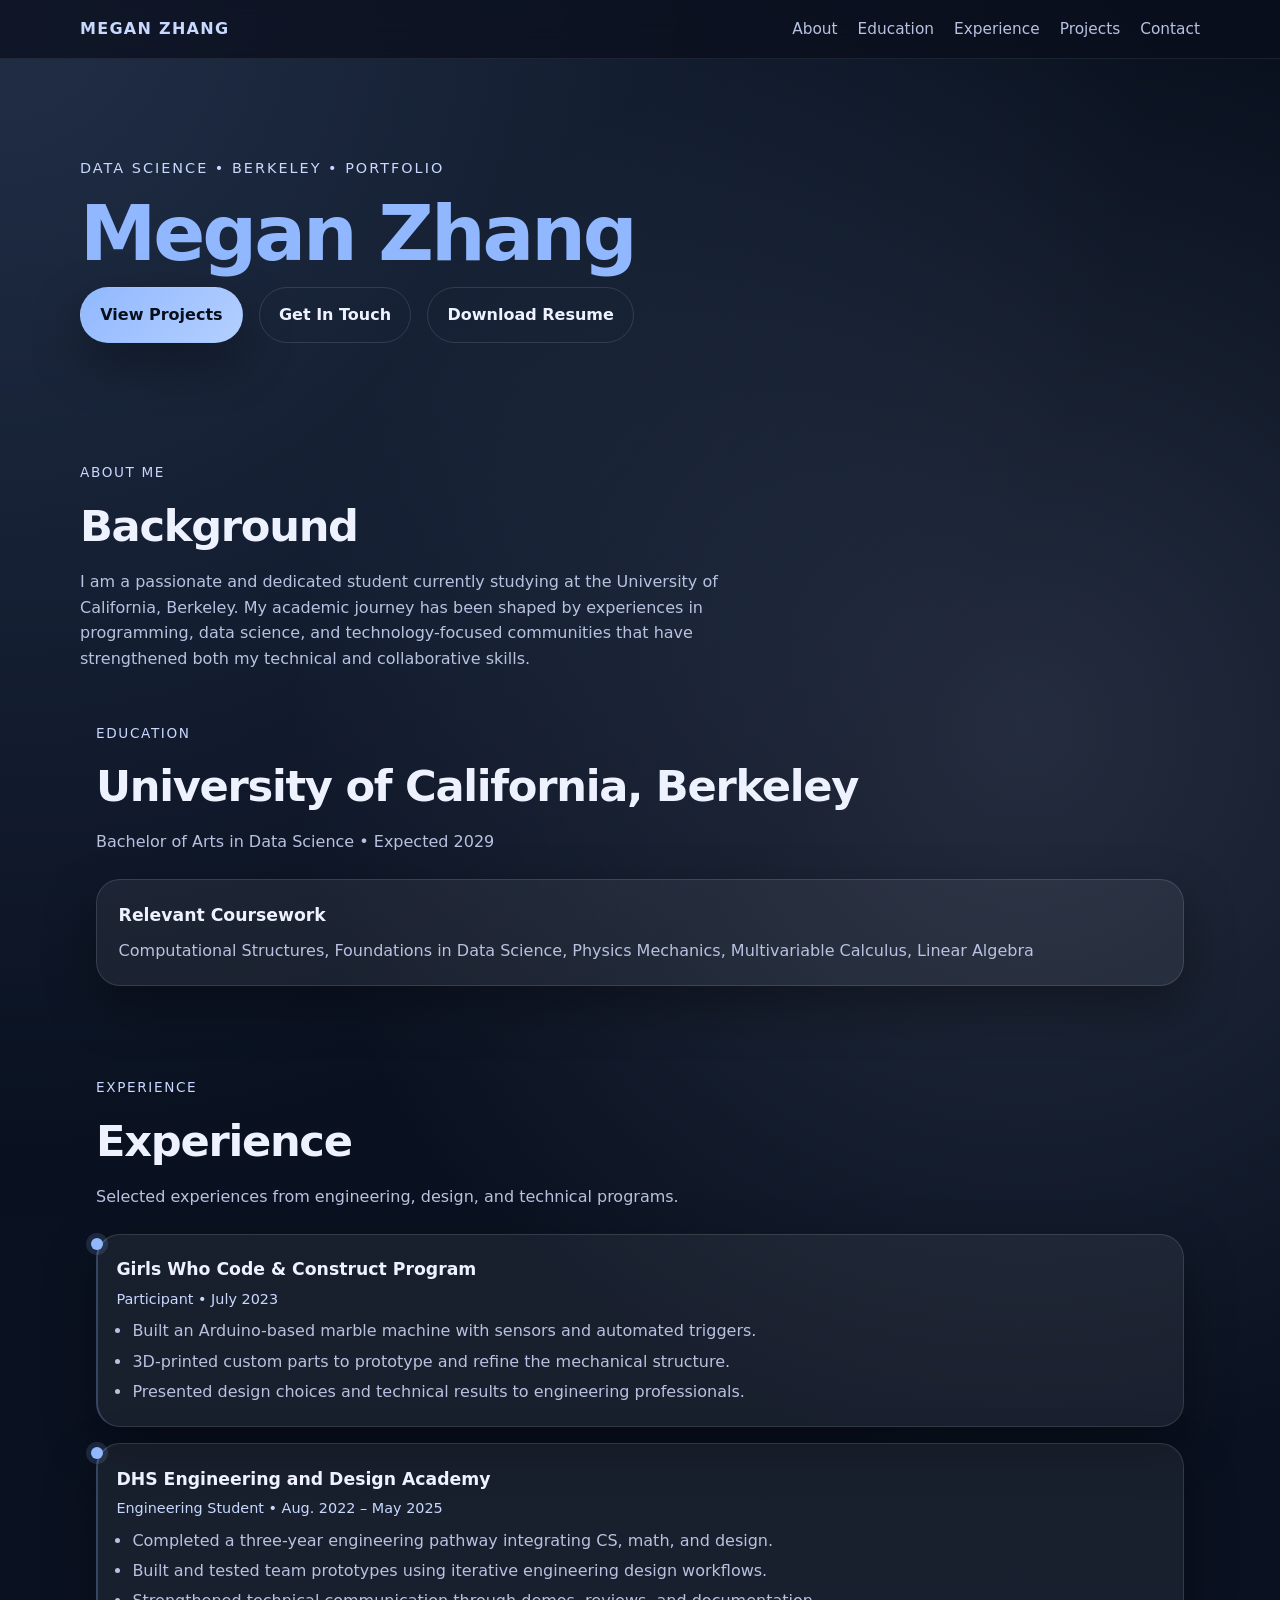
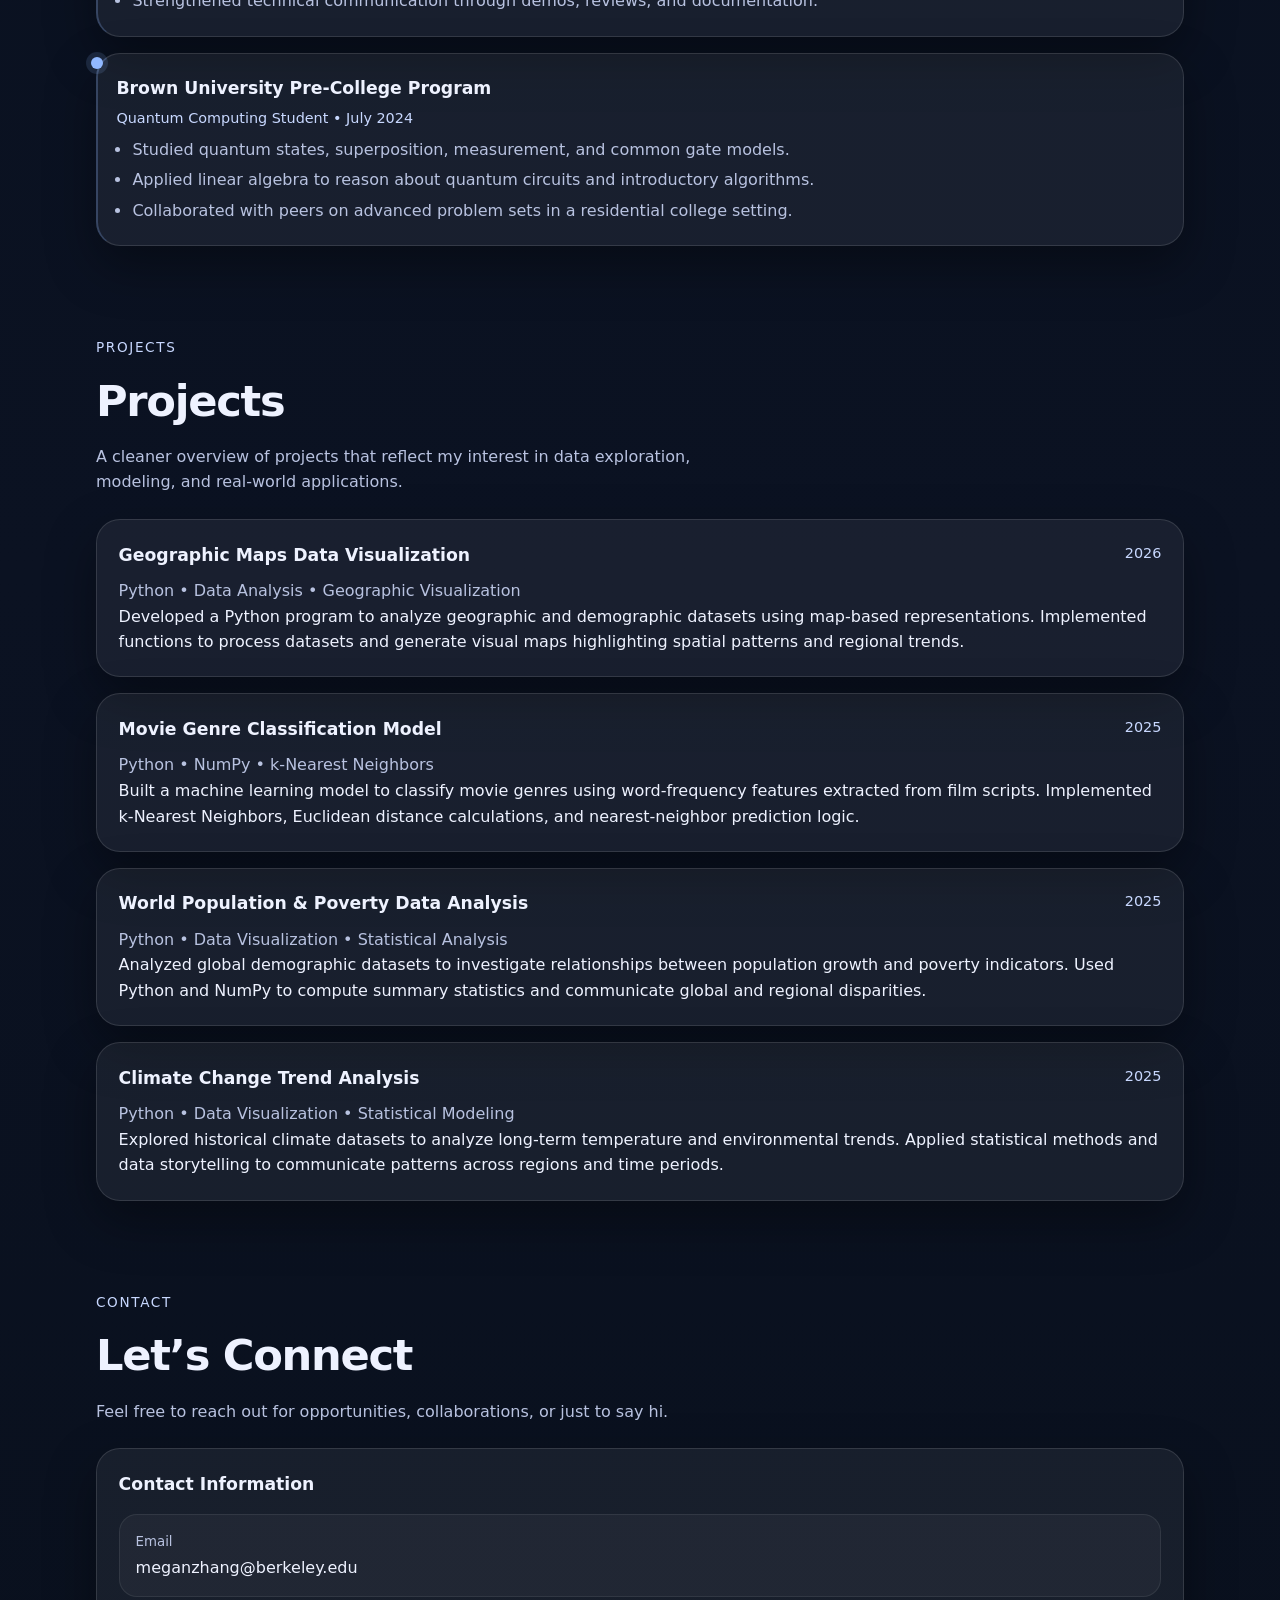
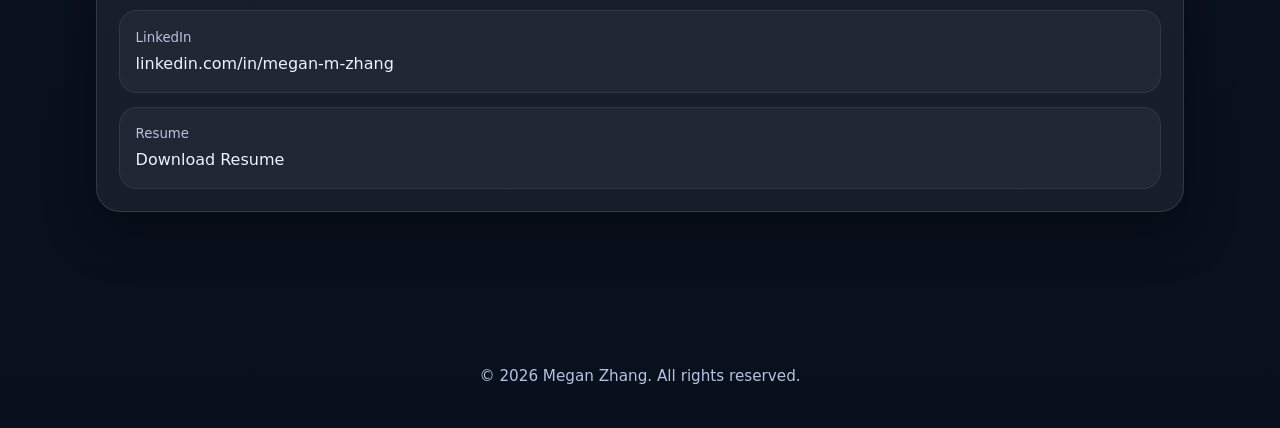
<file: index.html>
<!DOCTYPE html>
<html lang="en">
<head>
  <meta charset="UTF-8" />
  <meta name="viewport" content="width=device-width, initial-scale=1.0" />
  <title>Megan Zhang | Portfolio</title>
  <style>
    :root {
      --bg: #0a0f1c;
      --bg-soft: #10182b;
      --card: rgba(255, 255, 255, 0.06);
      --border: rgba(255, 255, 255, 0.12);
      --text: #eef2ff;
      --muted: #b8c2e0;
      --accent: #91b8ff;
      --accent-2: #c8d8ff;
      --shadow: 0 20px 50px rgba(0, 0, 0, 0.35);
      --max: 1120px;
    }

    * {
      box-sizing: border-box;
      margin: 0;
      padding: 0;
    }

    html {
      scroll-behavior: smooth;
    }

    body {
      font-family: Inter, ui-sans-serif, system-ui, -apple-system, BlinkMacSystemFont, "Segoe UI", sans-serif;
      background:
        radial-gradient(circle at top left, rgba(145, 184, 255, 0.18), transparent 30%),
        radial-gradient(circle at 80% 20%, rgba(200, 216, 255, 0.14), transparent 24%),
        linear-gradient(180deg, #08101e 0%, #0b1222 60%, #09101d 100%);
      color: var(--text);
      line-height: 1.6;
      min-height: 100vh;
    }

    a {
      color: inherit;
      text-decoration: none;
    }

    img {
      max-width: 100%;
      display: block;
    }

    .container {
      width: min(calc(100% - 2rem), var(--max));
      margin: 0 auto;
    }

    .nav {
      position: sticky;
      top: 0;
      z-index: 50;
      backdrop-filter: blur(16px);
      background: rgba(10, 15, 28, 0.72);
      border-bottom: 1px solid rgba(255,255,255,0.08);
    }

    .nav-inner {
      display: flex;
      align-items: center;
      justify-content: space-between;
      padding: 1rem 0;
    }

    .brand {
      font-size: 1rem;
      font-weight: 700;
      letter-spacing: 0.08em;
      text-transform: uppercase;
      color: var(--accent-2);
    }

    .nav-links {
      display: flex;
      gap: 1.25rem;
      flex-wrap: wrap;
    }

    .nav-links a {
      color: var(--muted);
      font-size: 0.96rem;
      transition: color 0.2s ease;
    }

    .nav-links a:hover {
      color: var(--text);
    }

    .hero {
      padding: 6rem 0 4rem;
    }

    .hero-grid {
      display: grid;
      grid-template-columns: 1.2fr 0.8fr;
      gap: 2rem;
      align-items: center;
    }

    .eyebrow {
      display: inline-block;
      color: var(--accent-2);
      font-size: 0.9rem;
      letter-spacing: 0.14em;
      text-transform: uppercase;
      margin-bottom: 1rem;
    }

    .hero h1 {
      font-size: clamp(2.7rem, 6vw, 5rem);
      line-height: 0.98;
      letter-spacing: -0.04em;
      margin-bottom: 1rem;
    }

    .hero h1 span {
      color: var(--accent);
    }

    .hero p {
      max-width: 40rem;
      color: var(--muted);
      font-size: 1.05rem;
      margin-bottom: 1.75rem;
    }

    .hero-actions {
      display: flex;
      gap: 1rem;
      flex-wrap: wrap;
      margin-bottom: 1.75rem;
    }

    .btn {
      display: inline-flex;
      align-items: center;
      justify-content: center;
      padding: 0.9rem 1.2rem;
      border-radius: 999px;
      font-weight: 600;
      transition: transform 0.2s ease, background 0.2s ease, border-color 0.2s ease;
      border: 1px solid transparent;
    }

    .btn:hover {
      transform: translateY(-2px);
    }

    .btn-primary {
      background: linear-gradient(135deg, var(--accent), #b4cfff);
      color: #08101e;
      box-shadow: var(--shadow);
    }

    .btn-secondary {
      background: transparent;
      border-color: var(--border);
      color: var(--text);
    }

    .quick-info {
      display: flex;
      gap: 1rem;
      flex-wrap: wrap;
    }

    .pill {
      background: rgba(255,255,255,0.06);
      border: 1px solid var(--border);
      padding: 0.7rem 0.95rem;
      border-radius: 999px;
      color: var(--muted);
      font-size: 0.92rem;
    }

    .hero-card {
      background: linear-gradient(180deg, rgba(255,255,255,0.08), rgba(255,255,255,0.03));
      border: 1px solid var(--border);
      border-radius: 28px;
      padding: 1.5rem;
      box-shadow: var(--shadow);
      position: relative;
      overflow: hidden;
    }

    .hero-card::before {
      content: "";
      position: absolute;
      inset: auto -20% -30% auto;
      width: 220px;
      height: 220px;
      background: radial-gradient(circle, rgba(145,184,255,0.45), transparent 68%);
      pointer-events: none;
    }

    .profile-box {
      min-height: 360px;
      display: flex;
      flex-direction: column;
      justify-content: space-between;
      gap: 1rem;
    }

    .profile-top {
      display: flex;
      justify-content: space-between;
      align-items: flex-start;
      gap: 1rem;
    }

    .profile-avatar {
      width: 68px;
      height: 68px;
      border-radius: 20px;
      background: linear-gradient(135deg, var(--accent), #d9e5ff);
      color: #09101d;
      display: grid;
      place-items: center;
      font-weight: 800;
      font-size: 1.3rem;
    }

    .profile-role {
      color: var(--muted);
      font-size: 0.95rem;
    }

    .profile-name {
      font-size: 1.35rem;
      font-weight: 700;
      margin-bottom: 0.2rem;
    }

    .stat-grid {
      display: grid;
      grid-template-columns: repeat(2, 1fr);
      gap: 0.9rem;
    }

    .stat {
      background: rgba(255,255,255,0.05);
      border: 1px solid rgba(255,255,255,0.08);
      border-radius: 18px;
      padding: 1rem;
    }

    .stat h3 {
      font-size: 1.3rem;
      margin-bottom: 0.2rem;
      color: var(--accent-2);
    }

    .stat p {
      font-size: 0.9rem;
      color: var(--muted);
      margin: 0;
    }

    section {
      padding: 1.5rem 0 4rem;
    }

    .section-heading {
      margin-bottom: 1.5rem;
    }

    .section-heading span {
      color: var(--accent-2);
      text-transform: uppercase;
      letter-spacing: 0.12em;
      font-size: 0.85rem;
      display: inline-block;
      margin-bottom: 0.5rem;
    }

    .section-heading h2 {
      font-size: clamp(1.8rem, 4vw, 2.7rem);
      letter-spacing: -0.03em;
      margin-bottom: 0.5rem;
    }

    .section-heading p {
      max-width: 42rem;
      color: var(--muted);
    }

    .grid-2,
    .grid-3 {
      display: grid;
      gap: 1.2rem;
    }

    .grid-2 {
      grid-template-columns: repeat(2, minmax(0, 1fr));
    }

    .grid-3 {
      grid-template-columns: repeat(3, minmax(0, 1fr));
    }

    .card {
      background: var(--card);
      border: 1px solid var(--border);
      border-radius: 24px;
      padding: 1.35rem;
      box-shadow: var(--shadow);
    }

    .card h3 {
      font-size: 1.08rem;
      margin-bottom: 0.55rem;
    }

    .muted {
      color: var(--muted);
    }

    .tag-list {
      display: flex;
      flex-wrap: wrap;
      gap: 0.65rem;
      margin-top: 1rem;
    }

    .tag {
      padding: 0.5rem 0.8rem;
      border-radius: 999px;
      background: rgba(145,184,255,0.1);
      border: 1px solid rgba(145,184,255,0.24);
      color: var(--accent-2);
      font-size: 0.88rem;
    }

    .timeline {
      display: grid;
      gap: 1rem;
    }

    .timeline-item {
      position: relative;
      padding-left: 1.15rem;
      border-left: 2px solid rgba(145,184,255,0.25);
    }

    .timeline-item::before {
      content: "";
      position: absolute;
      left: -0.43rem;
      top: 0.2rem;
      width: 0.75rem;
      height: 0.75rem;
      border-radius: 999px;
      background: var(--accent);
      box-shadow: 0 0 0 5px rgba(145,184,255,0.14);
    }

    .timeline-item h3 {
      margin-bottom: 0.25rem;
    }

    .timeline-meta {
      color: var(--accent-2);
      font-size: 0.9rem;
      margin-bottom: 0.45rem;
    }

    .timeline-item ul {
      padding-left: 1rem;
      color: var(--muted);
    }

    .timeline-item li + li {
      margin-top: 0.3rem;
    }

    .project-card {
      display: flex;
      flex-direction: column;
      gap: 0.8rem;
      min-height: 100%;
    }

    .project-top {
      display: flex;
      justify-content: space-between;
      align-items: flex-start;
      gap: 1rem;
    }

    .project-year {
      color: var(--accent-2);
      font-size: 0.9rem;
      white-space: nowrap;
    }

    .project-card p {
      color: var(--muted);
    }

    .contact-card {
      display: grid;
      grid-template-columns: 1.15fr 0.85fr;
      gap: 1.2rem;
      align-items: stretch;
    }

    .contact-list {
      display: grid;
      gap: 0.85rem;
      margin-top: 1rem;
    }

    .contact-item {
      border: 1px solid rgba(255,255,255,0.08);
      background: rgba(255,255,255,0.04);
      border-radius: 18px;
      padding: 0.95rem 1rem;
    }

    .contact-item small {
      display: block;
      color: var(--muted);
      margin-bottom: 0.2rem;
    }

    footer {
      padding: 1.5rem 0 2.5rem;
      color: var(--muted);
      text-align: center;
      font-size: 0.95rem;
    }

    .fade-up {
      opacity: 0;
      transform: translateY(24px);
      transition: opacity 0.7s ease, transform 0.7s ease;
    }

    .fade-up.visible {
      opacity: 1;
      transform: translateY(0);
    }

    @media (max-width: 920px) {
      .hero-grid,
      .contact-card,
      .grid-3,
      .grid-2 {
        grid-template-columns: 1fr;
      }

      .hero {
        padding-top: 4.5rem;
      }
    }

    @media (max-width: 640px) {
      .nav-inner {
        gap: 1rem;
        flex-direction: column;
        align-items: flex-start;
      }

      .nav-links {
        gap: 0.85rem;
      }

      .hero h1 {
        font-size: 2.7rem;
      }

      .stat-grid {
        grid-template-columns: 1fr;
      }
    }
  </style>
</head>
<body>
  <nav class="nav">
    <div class="container nav-inner">
      <a href="#home" class="brand">Megan Zhang</a>
    <div class="nav-links">
      <a href="#about">About</a>
      <a href="#education">Education</a>
      <a href="#experience">Experience</a>
      <a href="#projects">Projects</a>
      <a href="#contact">Contact</a>
    </div>
    </div>
  </nav>

  <header class="hero" id="home">
    <div class="container hero-grid">
      <div class="fade-up">
        <span class="eyebrow">Data Science • Berkeley • Portfolio</span>
        <h1><span>Megan Zhang</span></h1>
        
        <div class="hero-actions">
          <a class="btn btn-primary" href="#projects">View Projects</a>
          <a class="btn btn-secondary" href="#contact">Get In Touch</a>
          <a class="btn btn-secondary" href="Megan_Zhang_LaTex_Resume.pdf" download>Download Resume</a>
        </div>
        
      </div>

      </div>
  </header>

  <main>
    <section id="about">
      <div class="container">
        <div class="section-heading fade-up">
          <span>About Me</span>
          <h2>Background</h2>
          <p>
            I am a passionate and dedicated student currently studying at the University of California,
            Berkeley. My academic journey has been shaped by experiences in programming, data science,
            and technology-focused communities that have strengthened both my technical and collaborative skills.
          </p>
        </div>

    <section id="education">
      <div class="container">
        <div class="section-heading fade-up">
          <span>Education</span>
          <h2>University of California, Berkeley</h2>
          <p>Bachelor of Arts in Data Science • Expected 2029</p>
        </div>

        <div class="card fade-up">
          <h3>Relevant Coursework</h3>
          <p class="muted">
            Computational Structures, Foundations in Data Science, Physics Mechanics, Multivariable Calculus, Linear Algebra
          </p>
        </div>
      </div>
    </section>

    <section id="experience">
      <div class="container">
        <div class="section-heading fade-up">
          <span>Experience</span>
          <h2>Experience</h2>
          <p>Selected experiences from engineering, design, and technical programs.</p>
        </div>

        <div class="timeline">
          <div class="card timeline-item fade-up">
            <h3>Girls Who Code &amp; Construct Program</h3>
            <div class="timeline-meta">Participant • July 2023</div>
            <ul>
              <li>Built an Arduino-based marble machine with sensors and automated triggers.</li>
              <li>3D-printed custom parts to prototype and refine the mechanical structure.</li>
              <li>Presented design choices and technical results to engineering professionals.</li>
            </ul>
          </div>

          <div class="card timeline-item fade-up">
            <h3>DHS Engineering and Design Academy</h3>
            <div class="timeline-meta">Engineering Student • Aug. 2022 – May 2025</div>
            <ul>
              <li>Completed a three-year engineering pathway integrating CS, math, and design.</li>
              <li>Built and tested team prototypes using iterative engineering design workflows.</li>
              <li>Strengthened technical communication through demos, reviews, and documentation.</li>
            </ul>
          </div>

          <div class="card timeline-item fade-up">
            <h3>Brown University Pre-College Program</h3>
            <div class="timeline-meta">Quantum Computing Student • July 2024</div>
            <ul>
              <li>Studied quantum states, superposition, measurement, and common gate models.</li>
              <li>Applied linear algebra to reason about quantum circuits and introductory algorithms.</li>
              <li>Collaborated with peers on advanced problem sets in a residential college setting.</li>
            </ul>
          </div>
        </div>
      </div>
    </section>

    <section id="projects">
      <div class="container">
        <div class="section-heading fade-up">
          <span>Projects</span>
          <h2>Projects</h2>
          <p>A cleaner overview of projects that reflect my interest in data exploration, modeling, and real-world applications.</p>
        </div>

        <div class="timeline">
          <article class="card fade-up">
            <div class="project-top">
              <h3>Geographic Maps Data Visualization</h3>
              <div class="project-year">2026</div>
            </div>
            <p class="muted">Python • Data Analysis • Geographic Visualization</p>
            <p>
              Developed a Python program to analyze geographic and demographic datasets using map-based representations.
              Implemented functions to process datasets and generate visual maps highlighting spatial patterns and regional trends.
            </p>
          </article>

          <article class="card fade-up">
            <div class="project-top">
              <h3>Movie Genre Classification Model</h3>
              <div class="project-year">2025</div>
            </div>
            <p class="muted">Python • NumPy • k-Nearest Neighbors</p>
            <p>
              Built a machine learning model to classify movie genres using word-frequency features extracted from film scripts.
              Implemented k-Nearest Neighbors, Euclidean distance calculations, and nearest-neighbor prediction logic.
            </p>
          </article>

          <article class="card fade-up">
            <div class="project-top">
              <h3>World Population &amp; Poverty Data Analysis</h3>
              <div class="project-year">2025</div>
            </div>
            <p class="muted">Python • Data Visualization • Statistical Analysis</p>
            <p>
              Analyzed global demographic datasets to investigate relationships between population growth and poverty indicators.
              Used Python and NumPy to compute summary statistics and communicate global and regional disparities.
            </p>
          </article>

          <article class="card fade-up">
            <div class="project-top">
              <h3>Climate Change Trend Analysis</h3>
              <div class="project-year">2025</div>
            </div>
            <p class="muted">Python • Data Visualization • Statistical Modeling</p>
            <p>
              Explored historical climate datasets to analyze long-term temperature and environmental trends.
              Applied statistical methods and data storytelling to communicate patterns across regions and time periods.
            </p>
          </article>
        </div>
      </div>
    </section>

    

    <section id="contact">
      <div class="container">
        <div class="section-heading fade-up">
          <span>Contact</span>
          <h2>Let’s Connect</h2>
          <p>Feel free to reach out for opportunities, collaborations, or just to say hi.</p>
        </div>

        <div class="card fade-up">
          <h3>Contact Information</h3>
          <div class="contact-list">
            <div class="contact-item">
              <small>Email</small>
              <a href="mailto:meganzhang@berkeley.edu">meganzhang@berkeley.edu</a>
            </div>
            <div class="contact-item">
              <small>LinkedIn</small>
              <a href="https://www.linkedin.com/in/megan-m-zhang" target="_blank">linkedin.com/in/megan-m-zhang</a>
            </div>
            <div class="contact-item">
              <small>Resume</small>
              <a href="Megan_Zhang_LaTex_Resume.pdf" download>Download Resume</a>
            </div>
          </div>
        </div>
      </div>
    </section>
  </main>

  <footer>
    <div class="container">
      <p>© 2026 Megan Zhang. All rights reserved.</p>
    </div>
  </footer>

  <script>
    const observer = new IntersectionObserver((entries) => {
      entries.forEach((entry) => {
        if (entry.isIntersecting) {
          entry.target.classList.add('visible');
        }
      });
    }, { threshold: 0.12 });

    document.querySelectorAll('.fade-up').forEach((el) => observer.observe(el));
  </script>
</body>
</html>
</file>
